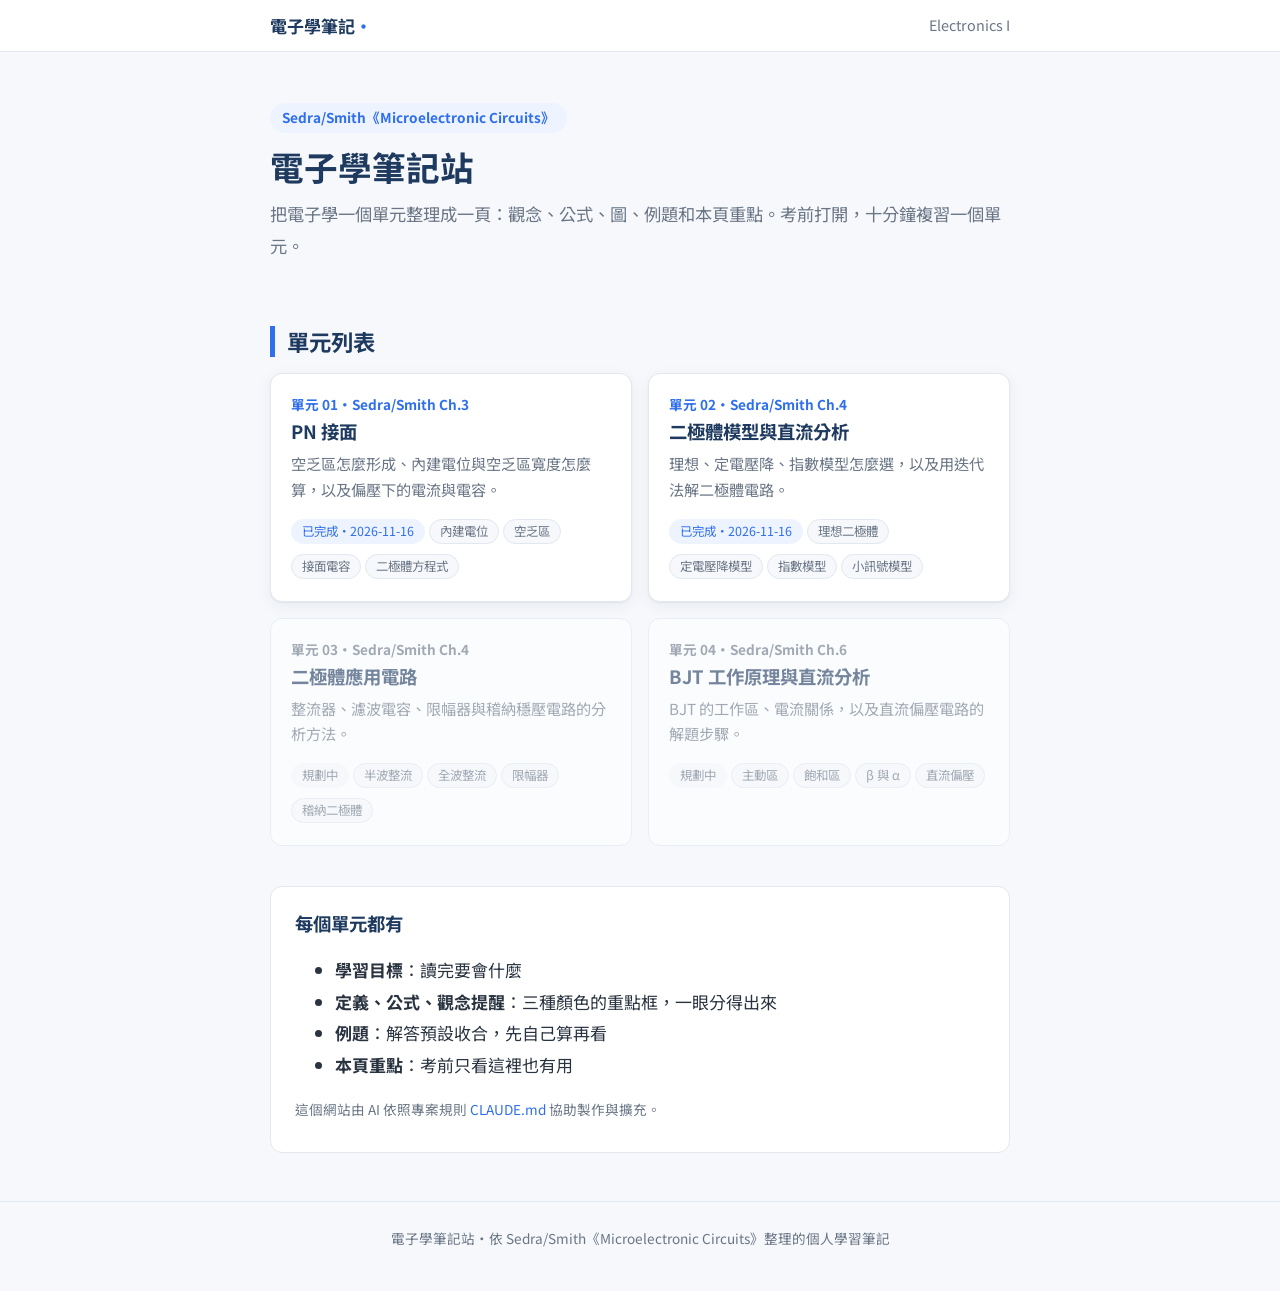
<file: index.html>
<!DOCTYPE html>
<html lang="zh-Hant">
<head>
  <meta charset="UTF-8">
  <meta name="viewport" content="width=device-width, initial-scale=1">
  <title>電子學筆記站｜Sedra/Smith 單元整理</title>
  <meta name="description" content="依 Sedra/Smith《Microelectronic Circuits》整理的電子學課程筆記：PN 接面、二極體、BJT。">
  <link rel="preconnect" href="https://fonts.googleapis.com">
  <link rel="preconnect" href="https://fonts.gstatic.com" crossorigin>
  <link rel="stylesheet" href="https://fonts.googleapis.com/css2?family=Noto+Sans+TC:wght@400;500;700&display=swap">
  <link rel="stylesheet" href="assets/style.css">
  <script defer src="assets/notes-data.js"></script>
  <script defer src="assets/site.js"></script>
</head>
<body data-page="home">

  <header class="site-header">
    <div class="inner">
      <a class="brand" href="index.html">電子學筆記<span class="dot">・</span></a>
      <span class="breadcrumb">Electronics I</span>
    </div>
  </header>

  <main>
    <section class="hero">
      <span class="unit-label">Sedra/Smith《Microelectronic Circuits》</span>
      <h1>電子學筆記站</h1>
      <p class="lead">把電子學一個單元整理成一頁：觀念、公式、圖、例題和本頁重點。考前打開，十分鐘複習一個單元。</p>
    </section>

    <h2>單元列表</h2>
    <div class="note-list" id="note-list">
      <!-- 卡片由 assets/site.js 依 assets/notes-data.js 自動產生，請勿手寫 -->
      <noscript>請開啟 JavaScript 以顯示單元列表。</noscript>
    </div>

    <section class="about">
      <h3>每個單元都有</h3>
      <ul>
        <li><strong>學習目標</strong>：讀完要會什麼</li>
        <li><strong>定義、公式、觀念提醒</strong>：三種顏色的重點框，一眼分得出來</li>
        <li><strong>例題</strong>：解答預設收合，先自己算再看</li>
        <li><strong>本頁重點</strong>：考前只看這裡也有用</li>
      </ul>
      <p class="meta">這個網站由 AI 依照專案規則 <a href="https://github.com/st110211221/course-notes/blob/main/CLAUDE.md">CLAUDE.md</a> 協助製作與擴充。</p>
    </section>
  </main>

  <footer class="site-footer">
    電子學筆記站・依 Sedra/Smith《Microelectronic Circuits》整理的個人學習筆記
  </footer>

</body>
</html>
</file>
<file: assets/style.css>
/* =========================================================
   電子學筆記站｜全站唯一樣式檔
   規則：顏色、字體、間距一律用下方 CSS 變數；不要在單元頁寫 <style> 或 style=""。
   要新增元件 → 先在 CLAUDE.md「元件規範」登記，再加到這裡。
   ========================================================= */

:root {
  /* 底色與文字 */
  --bg: #F6F8FB;        /* 頁面底色 */
  --surface: #FFFFFF;   /* 卡片、內容區底色 */
  --navy: #1E3A5F;      /* 標題 */
  --ink: #2A3441;       /* 內文 */
  --muted: #6A7686;     /* 次要文字、說明 */
  --line: #E2E8F0;      /* 分隔線、邊框 */
  --accent: #2F6FED;    /* 連結、強調 */

  /* 元件色（每種元件一組：主色＋淡底） */
  --def: #2F6FED;      --def-bg: #EEF4FF;      /* 定義 */
  --formula: #23935A;  --formula-bg: #ECF8F1;  /* 重要公式 */
  --tip: #D99000;      --tip-bg: #FFF7E6;      /* 觀念提醒／易錯 */
  --example: #7C5CD6;  --example-bg: #F5F2FD;  /* 例題 */

  /* 圖（inline SVG）用色 */
  --p-side: #FDE7EA;   /* p 型區 */
  --n-side: #E6F0FF;   /* n 型區 */
  --depl: #FFF4D6;     /* 空乏區 */

  --radius: 12px;
  --shadow: 0 1px 2px rgba(30, 58, 95, .06), 0 4px 16px rgba(30, 58, 95, .06);
  --font: "Noto Sans TC", "PingFang TC", "Microsoft JhengHei", sans-serif;
  --mono: "JetBrains Mono", Consolas, monospace;
  --content-width: 780px;
}

* { box-sizing: border-box; }

html { scroll-behavior: smooth; }

body {
  margin: 0;
  background: var(--bg);
  color: var(--ink);
  font-family: var(--font);
  font-size: 17px;
  line-height: 1.85;
  -webkit-text-size-adjust: 100%;
}

a { color: var(--accent); text-decoration: none; }
a:hover { text-decoration: underline; }

img, svg { max-width: 100%; height: auto; }

/* ---------- 頂部導覽列 ---------- */
.site-header {
  background: var(--surface);
  border-bottom: 1px solid var(--line);
  position: sticky;
  top: 0;
  z-index: 10;
}
.site-header .inner {
  max-width: var(--content-width);
  margin: 0 auto;
  padding: 10px 20px;
  display: flex;
  align-items: center;
  justify-content: space-between;
  gap: 12px;
}
.brand { font-weight: 700; color: var(--navy); }
.brand:hover { text-decoration: none; }
.brand .dot { color: var(--accent); }
.breadcrumb { font-size: .9rem; color: var(--muted); }

/* ---------- 主要內容欄 ---------- */
main {
  max-width: var(--content-width);
  margin: 0 auto;
  padding: 32px 20px 48px;
}

h1, h2, h3 { color: var(--navy); line-height: 1.4; }
h1 { font-size: 1.9rem; margin: 0 0 8px; }
h2 {
  font-size: 1.4rem;
  margin: 48px 0 16px;
  padding-left: 12px;
  border-left: 5px solid var(--accent);
}
h3 { font-size: 1.15rem; margin: 28px 0 10px; }

.unit-label {
  display: inline-block;
  font-size: .85rem;
  font-weight: 700;
  color: var(--accent);
  background: var(--def-bg);
  border-radius: 999px;
  padding: 2px 12px;
  margin-bottom: 10px;
}

.lead {
  font-size: 1.08rem;
  color: var(--muted);
  margin: 0 0 8px;
}

.meta { font-size: .85rem; color: var(--muted); }

/* 學習目標 */
.goals {
  background: var(--surface);
  border: 1px solid var(--line);
  border-radius: var(--radius);
  padding: 16px 24px;
  margin: 24px 0;
  box-shadow: var(--shadow);
}
.goals h2 { margin: 0 0 6px; border: 0; padding: 0; font-size: 1.1rem; }
.goals ul { margin: 0; padding-left: 1.3em; }

/* ---------- 重點框：定義／公式／提醒 ---------- */
.box {
  border-left: 5px solid;
  border-radius: 0 var(--radius) var(--radius) 0;
  padding: 14px 20px;
  margin: 20px 0;
}
.box > .box-title {
  display: block;
  font-weight: 700;
  margin-bottom: 4px;
}
.box p:last-child, .box ul:last-child { margin-bottom: 0; }
.box p:first-of-type { margin-top: 0; }

.box.def     { border-color: var(--def);     background: var(--def-bg); }
.box.def     > .box-title { color: var(--def); }
.box.formula { border-color: var(--formula); background: var(--formula-bg); }
.box.formula > .box-title { color: var(--formula); }
.box.tip     { border-color: var(--tip);     background: var(--tip-bg); }
.box.tip     > .box-title { color: var(--tip); }

/* 公式框裡的長公式可橫向捲動，避免手機撐破版面 */
.box.formula .katex-display, .katex-display { overflow-x: auto; overflow-y: hidden; padding: 4px 0; }

/* ---------- 例題 ---------- */
.example {
  background: var(--surface);
  border: 1px solid var(--line);
  border-top: 4px solid var(--example);
  border-radius: var(--radius);
  padding: 16px 22px;
  margin: 24px 0;
  box-shadow: var(--shadow);
}
.example > h3 { margin: 0 0 8px; color: var(--example); }
.example details {
  margin-top: 12px;
  background: var(--example-bg);
  border-radius: 8px;
  padding: 8px 16px;
}
.example summary {
  cursor: pointer;
  font-weight: 700;
  color: var(--example);
}
.example details[open] summary { margin-bottom: 8px; }

/* ---------- 圖 ---------- */
figure.figure {
  margin: 24px 0;
  background: var(--surface);
  border: 1px solid var(--line);
  border-radius: var(--radius);
  padding: 16px;
  text-align: center;
}
figure.figure svg { width: 100%; max-width: 640px; }
figure.figure figcaption { font-size: .9rem; color: var(--muted); margin-top: 8px; }

/* ---------- 本頁重點 ---------- */
.summary {
  background: var(--navy);
  color: #fff;
  border-radius: var(--radius);
  padding: 18px 24px;
  margin: 40px 0 24px;
}
.summary h2 { color: #fff; border: 0; padding: 0; margin: 0 0 6px; font-size: 1.15rem; }
.summary ul { margin: 0; padding-left: 1.3em; }
.summary .katex { color: #fff; }

/* 表格 */
table { border-collapse: collapse; width: 100%; margin: 16px 0; font-size: .95rem; }
th, td { border: 1px solid var(--line); padding: 8px 12px; text-align: left; }
th { background: var(--def-bg); color: var(--navy); }
.table-wrap { overflow-x: auto; }

code { font-family: var(--mono); background: var(--def-bg); padding: 1px 6px; border-radius: 4px; font-size: .9em; }

/* ---------- 上一單元／下一單元 ---------- */
.pager {
  display: grid;
  grid-template-columns: 1fr 1fr;
  gap: 12px;
  margin-top: 32px;
}
.pager a, .pager span {
  display: block;
  background: var(--surface);
  border: 1px solid var(--line);
  border-radius: var(--radius);
  padding: 12px 16px;
  font-size: .95rem;
}
.pager a:hover { border-color: var(--accent); text-decoration: none; }
.pager .next { text-align: right; grid-column: 2; }
.pager .disabled { color: var(--muted); }
.pager small { display: block; color: var(--muted); }

/* ---------- 首頁 ---------- */
.hero { padding: 16px 0 8px; }
.hero h1 { font-size: 2.1rem; }
.hero .tags { margin-top: 8px; }

.note-list {
  display: grid;
  grid-template-columns: repeat(auto-fill, minmax(320px, 1fr));
  gap: 16px;
  margin-top: 16px;
}
.note-card {
  display: block;
  background: var(--surface);
  border: 1px solid var(--line);
  border-radius: var(--radius);
  padding: 18px 20px;
  box-shadow: var(--shadow);
  color: var(--ink);
  transition: transform .15s ease, border-color .15s ease;
}
a.note-card:hover { transform: translateY(-2px); border-color: var(--accent); text-decoration: none; }
.note-card .num { font-size: .85rem; font-weight: 700; color: var(--accent); }
.note-card h3 { margin: 2px 0 6px; }
.note-card p { margin: 0 0 10px; font-size: .95rem; color: var(--muted); line-height: 1.7; }
.note-card.planned { opacity: .6; box-shadow: none; }
.note-card.planned .num { color: var(--muted); }

.tag {
  display: inline-block;
  font-size: .78rem;
  background: var(--bg);
  border: 1px solid var(--line);
  border-radius: 999px;
  padding: 0 10px;
  margin: 0 4px 4px 0;
  color: var(--muted);
}
.tag.status { background: var(--def-bg); color: var(--accent); border-color: transparent; }
.tag.status.planned { background: var(--bg); color: var(--muted); }

.about {
  background: var(--surface);
  border: 1px solid var(--line);
  border-radius: var(--radius);
  padding: 16px 24px;
  margin-top: 40px;
}
.about > h3:first-child { margin-top: 8px; }

/* ---------- 頁尾 ---------- */
.site-footer {
  text-align: center;
  font-size: .85rem;
  color: var(--muted);
  padding: 24px 20px 40px;
  border-top: 1px solid var(--line);
}

/* ---------- 手機 ---------- */
@media (max-width: 600px) {
  body { font-size: 16px; }
  main { padding: 24px 16px 40px; }
  h1 { font-size: 1.6rem; }
  .hero h1 { font-size: 1.75rem; }
  .box, .example, .goals, .summary { padding-left: 16px; padding-right: 16px; }
  .note-list { grid-template-columns: 1fr; }
  .pager { grid-template-columns: 1fr; }
  .pager .next { grid-column: 1; }
  .breadcrumb { display: none; }
}
</file>
